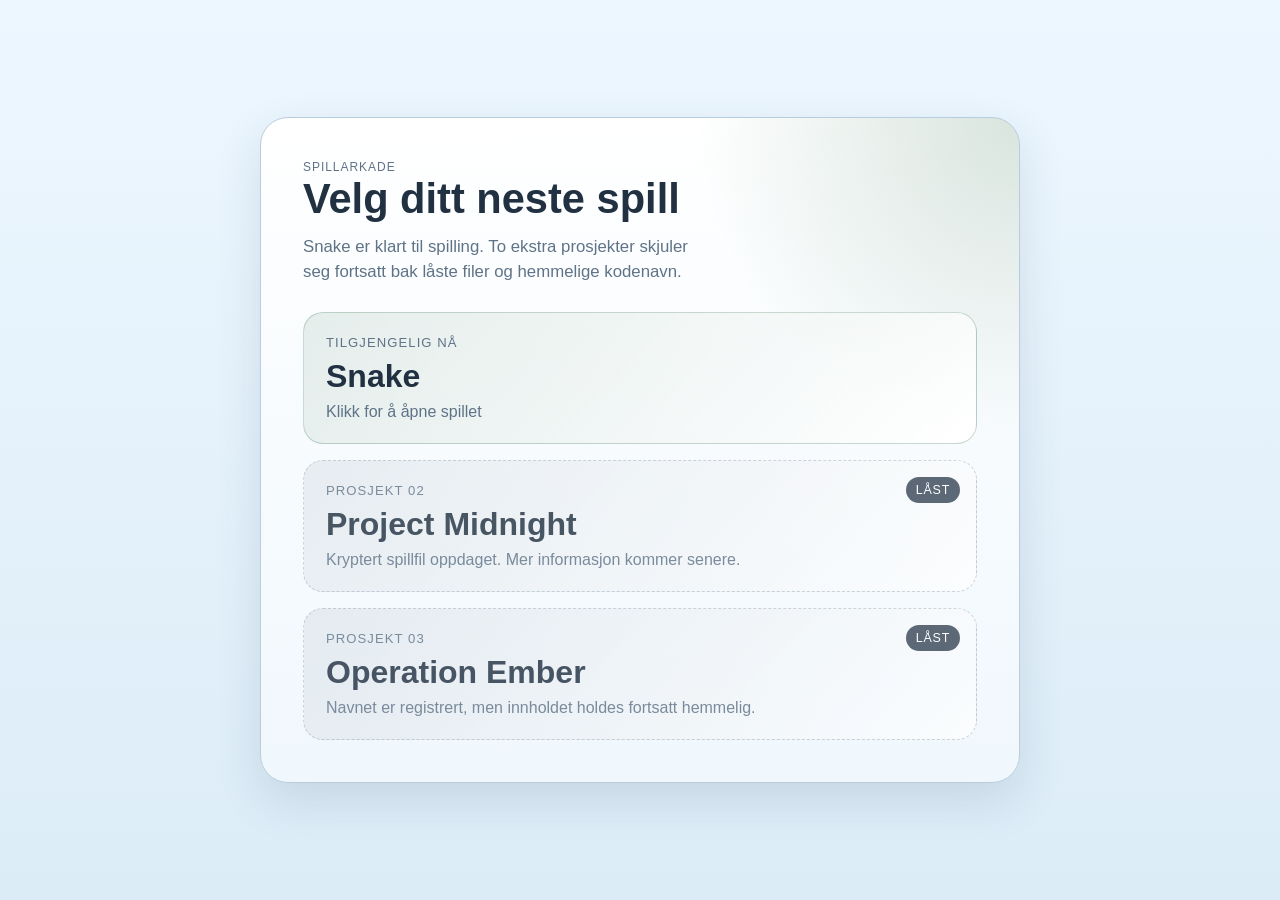
<file: index.html>
<!DOCTYPE html>
<html lang="no">
  <head>
    <meta charset="UTF-8" />
    <meta name="viewport" content="width=device-width, initial-scale=1.0" />
    <title>Spillmeny</title>
    <link rel="stylesheet" href="./styles.css" />
  </head>
  <body>
    <main class="app-shell">
      <section class="menu-screen" aria-label="Spillmeny">
        <div class="menu-card">
          <p class="eyebrow">Spillarkade</p>
          <h1>Velg ditt neste spill</h1>
          <p class="menu-copy">
            Snake er klart til spilling. To ekstra prosjekter skjuler seg fortsatt
            bak låste filer og hemmelige kodenavn.
          </p>

          <div class="menu-grid">
            <a class="menu-tile menu-tile-link" href="./snake.html">
              <span class="menu-tile-topline">Tilgjengelig nå</span>
              <span class="menu-tile-label">Snake</span>
              <span class="menu-tile-copy">Klikk for å åpne spillet</span>
            </a>

            <article class="menu-tile locked" aria-label="Låst spill med hemmelig navn">
              <span class="menu-lock">Låst</span>
              <span class="menu-tile-topline">Prosjekt 02</span>
              <span class="menu-tile-label">Project Midnight</span>
              <span class="menu-tile-copy">
                Kryptert spillfil oppdaget. Mer informasjon kommer senere.
              </span>
            </article>

            <article class="menu-tile locked" aria-label="Låst spill med hemmelig navn">
              <span class="menu-lock">Låst</span>
              <span class="menu-tile-topline">Prosjekt 03</span>
              <span class="menu-tile-label">Operation Ember</span>
              <span class="menu-tile-copy">
                Navnet er registrert, men innholdet holdes fortsatt hemmelig.
              </span>
            </article>
          </div>
        </div>
      </section>
    </main>
  </body>
</html>
</file>
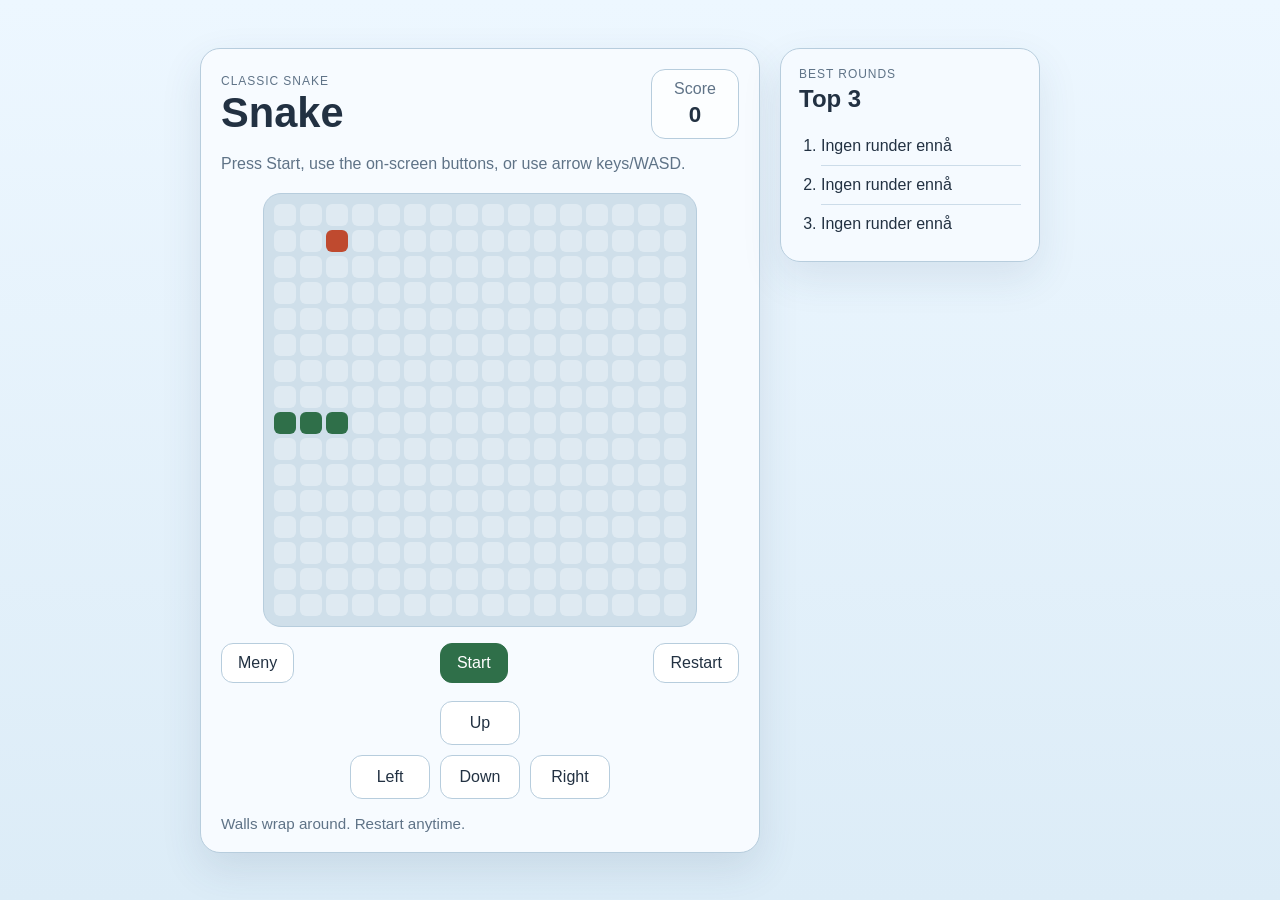
<file: snake.html>
<!DOCTYPE html>
<html lang="en">
  <head>
    <meta charset="UTF-8" />
    <meta name="viewport" content="width=device-width, initial-scale=1.0" />
    <title>Snake</title>
    <link rel="stylesheet" href="./styles.css" />
  </head>
  <body>
    <main class="app-shell">
      <div class="layout">
        <section class="game-card" aria-label="Snake game">
          <header class="game-header">
            <div>
              <p class="eyebrow">Classic Snake</p>
              <h1>Snake</h1>
            </div>
            <div class="scoreboard" aria-live="polite">
              <span>Score</span>
              <strong id="score">0</strong>
            </div>
          </header>

          <p class="status" id="status">Use arrow keys or WASD to start.</p>
          <p class="status error-status" id="errorStatus" hidden></p>

          <div
            class="board"
            id="board"
            role="grid"
            aria-label="Snake board"
            tabindex="0"
          ></div>

          <div class="actions">
            <a class="menu-back-link" href="./index.html">Meny</a>
            <button id="startButton" type="button">Start</button>
            <button id="restartButton" type="button">Restart</button>
          </div>

          <section class="controls" aria-label="Touch controls">
            <button class="control up" data-direction="up" type="button" aria-label="Move up">
              Up
            </button>
            <button class="control left" data-direction="left" type="button" aria-label="Move left">
              Left
            </button>
            <button class="control down" data-direction="down" type="button" aria-label="Move down">
              Down
            </button>
            <button class="control right" data-direction="right" type="button" aria-label="Move right">
              Right
            </button>
          </section>

          <p class="hint">Walls wrap around. Restart anytime.</p>
        </section>

        <aside class="scores-card" aria-label="Best rounds">
          <p class="eyebrow">Best Rounds</p>
          <h2>Top 3</h2>
          <ol class="scores-list" id="highscoresList">
            <li>No rounds yet</li>
            <li>No rounds yet</li>
            <li>No rounds yet</li>
          </ol>
        </aside>
      </div>
    </main>

    <script defer src="./snake.js"></script>
  </body>
</html>
</file>
<file: styles.css>
:root {
  --bg: #dcecf7;
  --card: #f7fbff;
  --line: #b7cddd;
  --text: #223142;
  --muted: #5f7387;
  --snake: #2f6f49;
  --food: #bf4a2f;
  --cell: #dfeaf2;
  --accent: #2f6f49;
  --accent-strong: #25573a;
  --cell-size: min(6.5vw, 22px);
}

* {
  box-sizing: border-box;
}

body {
  margin: 0;
  min-height: 100vh;
  font-family: "Trebuchet MS", "Segoe UI", sans-serif;
  background: linear-gradient(180deg, #edf7ff 0%, var(--bg) 100%);
  color: var(--text);
}

button {
  font: inherit;
}

a {
  color: inherit;
}

button:hover {
  transform: translateY(-1px);
}

.app-shell {
  min-height: 100vh;
  display: grid;
  place-items: center;
  padding: 24px;
}

.menu-screen {
  width: min(100%, 760px);
}

.menu-card,
.layout {
  width: 100%;
}

.menu-card {
  background:
    radial-gradient(circle at top right, rgba(47, 111, 73, 0.18), transparent 32%),
    linear-gradient(180deg, rgba(255, 255, 255, 0.98), rgba(241, 248, 253, 0.96));
  border: 1px solid var(--line);
  border-radius: 28px;
  padding: clamp(24px, 5vw, 42px);
  box-shadow: 0 18px 46px rgba(49, 78, 107, 0.14);
}

.menu-copy {
  max-width: 42ch;
  margin: 14px 0 0;
  color: var(--muted);
  font-size: 1.05rem;
  line-height: 1.5;
}

.menu-grid {
  display: grid;
  margin-top: 28px;
  gap: 16px;
}

.menu-tile {
  display: flex;
  flex-direction: column;
  align-items: flex-start;
  gap: 8px;
  width: 100%;
  padding: 22px;
  border: 1px solid rgba(47, 111, 73, 0.25);
  border-radius: 20px;
  background: linear-gradient(135deg, rgba(47, 111, 73, 0.1), rgba(255, 255, 255, 0.95));
  color: var(--text);
  text-align: left;
  transition: transform 150ms ease, box-shadow 150ms ease, border-color 150ms ease;
}

.menu-tile-link {
  cursor: pointer;
  text-decoration: none;
}

.menu-tile:hover,
.menu-tile:focus-visible {
  border-color: rgba(47, 111, 73, 0.55);
  box-shadow: 0 14px 28px rgba(37, 87, 58, 0.12);
}

.menu-tile-topline {
  font-size: 0.82rem;
  letter-spacing: 0.08em;
  text-transform: uppercase;
  color: var(--muted);
}

.menu-tile-label {
  font-size: clamp(1.5rem, 4vw, 2rem);
  font-weight: 700;
}

.menu-tile-copy {
  color: var(--muted);
}

.menu-tile.locked {
  position: relative;
  border-style: dashed;
  border-color: rgba(95, 115, 135, 0.35);
  background: linear-gradient(135deg, rgba(95, 115, 135, 0.12), rgba(255, 255, 255, 0.82));
  opacity: 0.82;
}

.menu-tile.locked:hover {
  transform: none;
  border-color: rgba(95, 115, 135, 0.35);
  box-shadow: none;
}

.menu-lock {
  position: absolute;
  top: 16px;
  right: 16px;
  padding: 6px 10px;
  border-radius: 999px;
  background: rgba(34, 49, 66, 0.88);
  color: #fff;
  font-size: 0.78rem;
  letter-spacing: 0.06em;
  text-transform: uppercase;
}

.layout {
  width: min(100%, 880px);
  display: grid;
  grid-template-columns: minmax(0, 560px) minmax(220px, 260px);
  gap: 20px;
  align-items: start;
}

.game-card {
  width: 100%;
  background: var(--card);
  border: 1px solid var(--line);
  border-radius: 20px;
  padding: 20px;
  box-shadow: 0 16px 40px rgba(49, 78, 107, 0.12);
}

.scores-card {
  background: rgba(247, 251, 255, 0.92);
  border: 1px solid var(--line);
  border-radius: 20px;
  padding: 18px;
  box-shadow: 0 16px 40px rgba(49, 78, 107, 0.1);
}

.scores-card h2 {
  margin: 4px 0 14px;
  font-size: 1.5rem;
}

.game-header,
.actions {
  display: flex;
  align-items: center;
  justify-content: space-between;
  gap: 16px;
}

.eyebrow,
.hint,
.status,
.scoreboard span {
  margin: 0;
  color: var(--muted);
}

.eyebrow {
  text-transform: uppercase;
  letter-spacing: 0.08em;
  font-size: 0.75rem;
}

h1 {
  margin: 4px 0 0;
  font-size: clamp(2rem, 6vw, 2.6rem);
  line-height: 1;
}

.scoreboard {
  min-width: 88px;
  padding: 10px 14px;
  border: 1px solid var(--line);
  border-radius: 14px;
  text-align: center;
  background: rgba(255, 255, 255, 0.7);
}

.scoreboard strong {
  display: block;
  margin-top: 4px;
  font-size: 1.4rem;
}

.status {
  margin: 16px 0 14px;
  min-height: 1.5em;
}

.error-status {
  color: #9a2f1f;
}

.board {
  display: grid;
  grid-template-columns: repeat(16, var(--cell-size));
  grid-template-rows: repeat(16, var(--cell-size));
  gap: 4px;
  width: fit-content;
  padding: 10px;
  border-radius: 18px;
  border: 1px solid var(--line);
  background: #cfdfea;
  margin: 0 auto;
  touch-action: none;
}

.board:focus {
  outline: 2px solid #5f86a8;
  outline-offset: 4px;
}

.cell {
  width: var(--cell-size);
  height: var(--cell-size);
  border-radius: 6px;
  background: var(--cell);
}

.cell.snake {
  background: var(--snake);
}

.cell.food {
  background: var(--food);
}

.actions {
  margin-top: 16px;
}

.actions button,
.control,
.menu-back-link {
  border: 1px solid var(--line);
  background: #fff;
  color: var(--text);
  border-radius: 12px;
  transition: transform 150ms ease, box-shadow 150ms ease, background-color 150ms ease;
}

.actions button {
  padding: 10px 16px;
}

.control,
.actions button {
  cursor: pointer;
}

.menu-back-link {
  display: inline-flex;
  align-items: center;
  justify-content: center;
  padding: 10px 16px;
  text-decoration: none;
}

#startButton {
  background: var(--accent);
  border-color: var(--accent);
  color: #fff;
}

#startButton:hover,
#startButton:focus-visible {
  background: var(--accent-strong);
}

.controls {
  margin: 18px auto 0;
  display: grid;
  grid-template-columns: repeat(3, minmax(64px, 80px));
  grid-template-areas:
    ". up ."
    "left down right";
  gap: 10px;
  justify-content: center;
}

.control {
  padding: 12px 0;
}

.control.up {
  grid-area: up;
}

.control.left {
  grid-area: left;
}

.control.down {
  grid-area: down;
}

.control.right {
  grid-area: right;
}

.hint {
  margin-top: 16px;
  font-size: 0.95rem;
}

.scores-list {
  margin: 0;
  padding-left: 22px;
  color: var(--text);
}

.scores-list li {
  padding: 10px 0;
  border-bottom: 1px solid rgba(183, 205, 221, 0.65);
}

.scores-list li:last-child {
  border-bottom: 0;
}

@media (max-width: 820px) {
  .layout {
    grid-template-columns: 1fr;
  }
}

@media (max-width: 520px) {
  .game-card {
    padding: 16px;
  }

  .scores-card {
    padding: 16px;
  }

  .game-header {
    align-items: flex-start;
  }

  .actions {
    flex-wrap: wrap;
  }

  .scoreboard {
    min-width: 72px;
  }
}
</file>
